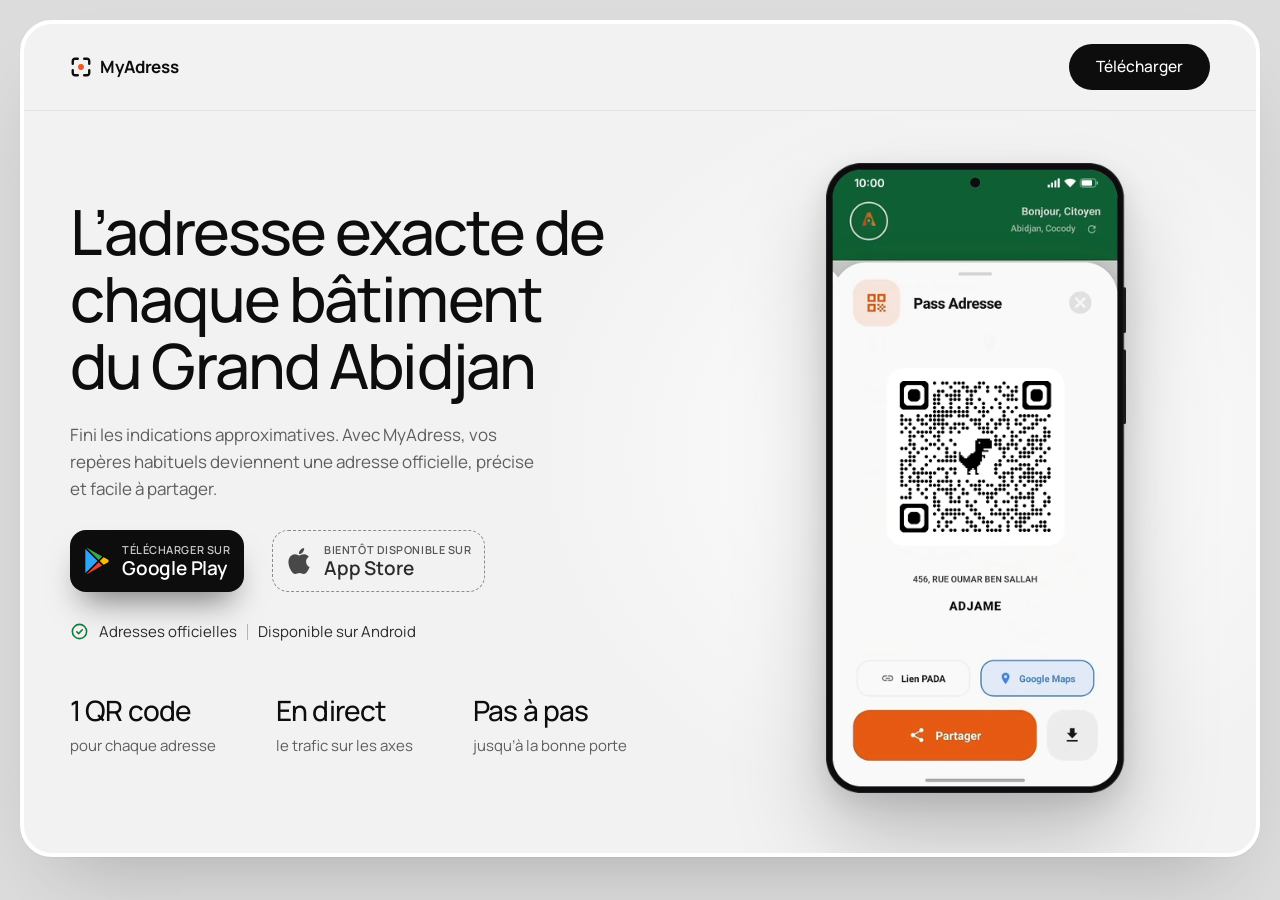
<file: index.html>
<!doctype html>
<html lang="fr">
<head>
  <meta charset="utf-8">
  <meta name="viewport" content="width=device-width, initial-scale=1">
  <title>MyAdress — L’adresse exacte de chaque bâtiment du Grand Abidjan</title>
  <meta name="description" content="Avec MyAdress, vos repères habituels deviennent une adresse officielle, précise et facile à partager. Téléchargez l’application Android.">
  <meta name="theme-color" content="#f2f2f2">

  <meta property="og:type" content="website">
  <meta property="og:title" content="MyAdress — L’adresse exacte de chaque bâtiment du Grand Abidjan">
  <meta property="og:description" content="Vos repères habituels deviennent une adresse officielle, précise et facile à partager.">
  <meta property="og:locale" content="fr_FR">

  <link rel="icon" href="assets/img/logo.svg" type="image/svg+xml">

  <link rel="preconnect" href="https://fonts.googleapis.com">
  <link rel="preconnect" href="https://fonts.gstatic.com" crossorigin>
  <link href="https://fonts.googleapis.com/css2?family=Manrope:wght@400;500;600;700&display=swap" rel="stylesheet">
  <link rel="stylesheet" href="assets/css/style.css">
  <link rel="preload" as="image" href="assets/img/phone-pass.webp" type="image/webp">

  <script>document.documentElement.classList.add('js');</script>
  <script src="assets/js/main.js" defer></script>
</head>
<body>
<div class="page">

  <!-- ============ EN-TÊTE ============ -->
  <header class="header">
    <div class="container header__inner">
      <a class="brand" href="#" aria-label="MyAdress, accueil">
        <svg viewBox="0 0 24 24" fill="none" aria-hidden="true">
          <path d="M3 8.5V5.5A2.5 2.5 0 0 1 5.5 3h3M15.5 3h3A2.5 2.5 0 0 1 21 5.5v3M21 15.5v3a2.5 2.5 0 0 1-2.5 2.5h-3M8.5 21h-3A2.5 2.5 0 0 1 3 18.5v-3" stroke="currentColor" stroke-width="2.6" stroke-linecap="round"/>
          <circle cx="12" cy="12" r="3.2" fill="#E8591C"/>
        </svg>
        MyAdress
      </a>

      <a class="btn btn--dark btn--sm js-apk" href="https://github.com/balletyanick/site_adresse/releases/download/v1.1.0/My_adresse_v1.1.0.apk" download data-ios-label="Android uniquement">
        <span class="js-apk-label">Télécharger</span>
      </a>
    </div>
  </header>

  <main>

    <!-- ============ HERO ============ -->
    <section class="hero">
      <div class="container hero__grid">
        <div class="hero__text">
          <h1><span class="h1-part">L’adresse exacte de chaque</span> <span class="h1-part">bâtiment du Grand&nbsp;Abidjan</span></h1>
          <p class="lead">Fini les indications approximatives. Avec MyAdress, vos repères habituels deviennent une adresse officielle, précise et facile à partager.</p>

          <div class="hero__actions">
            <!-- Google Play : en attendant la mise en ligne sur le Play Store, ce bouton télécharge l'APK publié sur GitHub (v1.1.0) -->
            <a class="store store--play js-apk" href="https://github.com/balletyanick/site_adresse/releases/download/v1.1.0/My_adresse_v1.1.0.apk" download aria-label="Télécharger MyAdress pour Android">
              <svg class="store__logo" viewBox="0 0 24 24" aria-hidden="true">
                <path fill="#2FA5F8" d="M1.337.924a1.486 1.486 0 0 0-.112.568v21.017c0 .217.045.419.124.6l11.155-11.087L1.337.924z"/>
                <path fill="#34A853" d="M13.544 10.989l3.258-3.238L3.45.195a1.466 1.466 0 0 0-.946-.179l11.04 10.973z"/>
                <path fill="#FBBC04" d="M22.018 13.298l-3.919 2.218-3.515-3.493 3.543-3.521 3.891 2.202a1.49 1.49 0 0 1 0 2.594z"/>
                <path fill="#EA4335" d="M13.544 13.056l-11 10.933c.298.036.612-.016.906-.183l13.324-7.54-3.23-3.21z"/>
              </svg>
              <span class="store__text"><small>Télécharger sur</small><strong>Google Play</strong></span>
            </a>

            <!-- App Store : pas encore disponible -->
            <span class="store store--soon" role="img" aria-label="App Store : bientôt disponible">
              <svg class="store__logo" viewBox="0 0 24 24" fill="currentColor" aria-hidden="true"><path d="M12.152 6.896c-.948 0-2.415-1.078-3.96-1.04-2.04.027-3.91 1.183-4.961 3.014-2.117 3.675-.546 9.103 1.519 12.09 1.013 1.454 2.208 3.09 3.792 3.039 1.52-.065 2.09-.987 3.935-.987 1.831 0 2.35.987 3.96.948 1.637-.026 2.676-1.48 3.676-2.948 1.156-1.688 1.636-3.325 1.662-3.415-.039-.013-3.182-1.221-3.22-4.857-.026-3.04 2.48-4.494 2.597-4.559-1.429-2.09-3.623-2.324-4.39-2.376-2-.156-3.675 1.09-4.61 1.09zM15.53 3.83c.843-1.012 1.4-2.427 1.245-3.83-1.207.052-2.662.805-3.532 1.818-.78.896-1.454 2.338-1.273 3.714 1.338.104 2.715-.688 3.559-1.701"/></svg>
              <span class="store__text"><small>Bientôt <span class="hide-sm">disponible </span>sur</small><strong>App Store</strong></span>
            </span>
          </div>

          <p class="hero__badge">
            <svg viewBox="0 0 24 24" fill="none" stroke="currentColor" stroke-width="2" stroke-linecap="round" stroke-linejoin="round" aria-hidden="true"><circle cx="12" cy="12" r="9"/><path d="m8.5 12.3 2.4 2.4 4.6-4.9"/></svg>
            <span>Adresses officielles</span>
            <span class="sep" aria-hidden="true"></span>
            <span><span class="hide-sm">Disponible sur </span>Android</span>
          </p>

          <ul class="hero__stats">
            <li><strong>1 QR code</strong><span>pour chaque adresse</span></li>
            <li><strong>En direct</strong><span>le trafic sur les axes</span></li>
            <li><strong>Pas à pas</strong><span>jusqu’à la bonne porte</span></li>
          </ul>
        </div>

        <div class="hero__visual">
          <!-- Cliquer sur le téléphone télécharge aussi l'application -->
          <a class="hero__phone js-apk" href="https://github.com/balletyanick/site_adresse/releases/download/v1.1.0/My_adresse_v1.1.0.apk" download aria-label="Télécharger l’application MyAdress pour Android">
            <img src="assets/img/phone-pass.webp" width="724" height="1520" fetchpriority="high"
                 alt="Écran « Pass Adresse » de MyAdress : le QR code d’une adresse à Adjamé, avec un bouton Partager">
          </a>
        </div>
      </div>
    </section>



  </main>

</div>
</body>
</html>
</file>
<file: assets/css/style.css>
/* =========================================================
   MyAdress — page de téléchargement
   ========================================================= */

:root {
  --bg: #dcdcdc;            /* fond autour de la page */
  --surface: #f2f2f2;       /* fond de la page */
  --card: #ffffff;
  --ink: #0d0d0d;           /* noir des titres et boutons */
  --ink-2: #2b2b2b;
  --muted: #5e5e5e;         /* texte secondaire */
  --line: #e1e1e1;
  --line-strong: #8c8c8c;

  --orange: #e8591c;        /* couleurs de l'app */
  --green: #137a43;

  --radius-xl: 32px;
  --radius-lg: 26px;
  --container: 1140px;
  --font: "Manrope", system-ui, -apple-system, "Segoe UI", Roboto, sans-serif;
}

/* ---------- Base ---------- */
*, *::before, *::after { box-sizing: border-box; }

html { scroll-behavior: smooth; -webkit-text-size-adjust: 100%; }

body {
  margin: 0;
  background: var(--bg);
  color: var(--ink);
  font-family: var(--font);
  font-size: 16px;
  line-height: 1.55;
  -webkit-font-smoothing: antialiased;
  -moz-osx-font-smoothing: grayscale;
}

img, svg { display: block; max-width: 100%; }
a { color: inherit; text-decoration: none; }
h1, h2, h3, p { margin: 0; }
ul, ol { margin: 0; padding: 0; list-style: none; }

:focus-visible { outline: 2px solid var(--orange); outline-offset: 3px; border-radius: 6px; }

.container { width: min(var(--container), 100% - 48px); margin-inline: auto; }

/* La page est une grande carte arrondie posée sur un fond gris */
.page {
  margin: 20px; /* même marge sur les 4 côtés */
  background: var(--surface);
  border: 4px solid #fff;
  border-radius: var(--radius-xl);
  overflow: clip;
  box-shadow: 0 1px 2px rgba(0, 0, 0, .04), 0 40px 80px -40px rgba(0, 0, 0, .25);
}

/* ---------- Boutons ---------- */
.btn {
  display: inline-flex;
  align-items: center;
  justify-content: center;
  gap: 10px;
  border-radius: 999px;
  font-weight: 500;
  font-size: 16px;
  line-height: 1;
  white-space: nowrap;
  border: 1px solid transparent;
  transition: background-color .2s ease, border-color .2s ease, transform .2s ease, box-shadow .2s ease;
}
.btn svg { width: 18px; height: 18px; flex: none; }
.btn:active { transform: translateY(1px); }

.btn--sm { height: 46px; padding: 0 26px; font-size: 15.5px; }
.btn--lg { height: 58px; padding: 0 30px; }

.btn--dark { background: var(--ink); color: #fff; }
.btn--dark:hover { background: #2a2a2a; }

.btn--shadow { box-shadow: 0 20px 32px -12px rgba(0, 0, 0, .5); }
.btn--shadow:hover { box-shadow: 0 24px 36px -12px rgba(0, 0, 0, .55); }

.btn--outline { border-color: var(--line-strong); color: var(--ink-2); }
.btn--outline:hover { border-color: var(--ink); color: var(--ink); }

/* Sur iPhone : bouton grisé « Android uniquement » (ajouté par main.js) */
.btn.is-disabled,
.btn.is-disabled:hover { background: #dedede; color: #555; box-shadow: none; cursor: default; transform: none; }
.btn.is-disabled svg { display: none; }

/* ---------- Boutons des stores (Google Play / App Store) ---------- */
.store {
  display: inline-flex;
  align-items: center;
  gap: 12px;
  padding: 13px; /* même espace en haut, en bas, à gauche et à droite */
  border-radius: 16px;
  border: 1.5px solid transparent;
  white-space: nowrap;
  transition: background-color .2s ease, transform .2s ease, box-shadow .2s ease;
}
.store__logo { width: 26px; height: 26px; flex: none; }
.store__text { display: flex; flex-direction: column; gap: 4px; line-height: 1; text-align: left; }
.store__text small { font-size: 11px; font-weight: 600; letter-spacing: .05em; text-transform: uppercase; opacity: .78; }
.store__text strong { font-size: 19px; font-weight: 600; letter-spacing: -.01em; }

.store--play {
  background: var(--ink);
  color: #fff;
  box-shadow: 0 20px 32px -12px rgba(0, 0, 0, .5);
}
.store--play:hover { background: #2a2a2a; box-shadow: 0 24px 36px -12px rgba(0, 0, 0, .55); }
.store--play:active { transform: translateY(1px); }

/* App Store pas encore disponible : bouton en pointillés, non cliquable */
.store--soon {
  border-style: dashed;
  border-color: var(--line-strong);
  color: var(--ink-2);
  cursor: default;
}
.store--soon .store__logo { opacity: .85; }

/* Sur iPhone, l'APK ne sert à rien : bouton Google Play grisé (ajouté par main.js) */
.store.is-disabled,
.store.is-disabled:hover { opacity: .4; box-shadow: none; cursor: default; transform: none; }

/* ---------- En-tête ---------- */
.header { border-bottom: 1px solid var(--line); }

.header__inner {
  display: flex;
  align-items: center;
  justify-content: space-between; /* logo à gauche, bouton Télécharger à droite */
  gap: 32px;
  height: 86px;
}

.brand {
  display: inline-flex;
  align-items: center;
  gap: 8px;
  font-weight: 700;
  font-size: 17px;
  letter-spacing: -.02em;
}
.brand svg { width: 22px; height: 22px; }

/* ---------- Hero ---------- */
.hero {
  background:
    radial-gradient(48% 70% at 76% 46%, #ffffff 0%, rgba(255, 255, 255, 0) 72%);
}

.hero__grid {
  display: grid;
  grid-template-columns: minmax(0, 1.15fr) minmax(0, .85fr);
  align-items: center;
  gap: 40px;
  padding: 52px 0 60px;
}

.hero h1 {
  font-size: clamp(2.25rem, 1.1rem + 3.9vw, 3.9rem);
  font-weight: 500;
  line-height: 1.07;
  letter-spacing: -.03em;
  max-width: 15ch;
  text-wrap: balance;
}

.lead {
  margin-top: 22px;
  max-width: 47ch;
  font-size: 17px;
  line-height: 1.6;
  color: var(--muted);
  text-wrap: pretty;
}

.hero__text { --store-space: 28px; }

.hero__actions {
  display: flex;
  flex-wrap: wrap;
  gap: var(--store-space);
  margin-top: var(--store-space); /* même espace au-dessus, en dessous et entre les boutons */
}

.hero__badge {
  display: flex;
  align-items: center;
  gap: 10px;
  margin-top: var(--store-space);
  font-size: 15px;
  color: var(--ink-2);
}
.hero__badge svg { width: 19px; height: 19px; color: var(--green); flex: none; }
.hero__badge > span { white-space: nowrap; }
.sep { width: 1px; height: 16px; background: var(--line-strong); opacity: .6; }

.hero__stats {
  display: grid;
  grid-template-columns: repeat(3, auto);
  justify-content: start;
  gap: 60px;
  margin-top: 52px;
}
.hero__stats strong {
  display: block;
  font-size: 28px;
  font-weight: 500;
  line-height: 1.1;
  letter-spacing: -.03em;
  white-space: nowrap;
}
.hero__stats span {
  display: block;
  margin-top: 8px;
  font-size: 15px;
  color: var(--muted);
}

.hero__visual { display: flex; justify-content: center; }

/* Le téléphone est cliquable : il télécharge l'application */
.hero__phone {
  display: block;
  width: min(300px, 82%);
  border-radius: 44px;
  transition: transform .35s cubic-bezier(.2, .7, .2, 1);
}
.hero__phone:hover { transform: translateY(-6px); }
.hero__phone.is-disabled { cursor: default; transform: none; }
.hero__phone img {
  width: 100%;
  height: auto;
  filter: drop-shadow(0 46px 46px rgba(0, 0, 0, .2)) drop-shadow(0 10px 14px rgba(0, 0, 0, .12));
}

/* Apparition douce au chargement */
.hero__text > *,
.hero__visual img { animation: rise .9s cubic-bezier(.2, .7, .2, 1) both; }
.hero__text > :nth-child(2) { animation-delay: .06s; }
.hero__text > :nth-child(3) { animation-delay: .12s; }
.hero__text > :nth-child(4) { animation-delay: .18s; }
.hero__text > :nth-child(5) { animation-delay: .24s; }
.hero__visual img { animation-delay: .1s; animation-duration: 1.1s; }

@keyframes rise {
  from { opacity: 0; transform: translateY(22px); }
  to   { opacity: 1; transform: none; }
}

/* ---------- Sections ---------- */
.section { padding: 48px 0; }
.section--first { padding-top: 96px; }
.section--last { padding-bottom: 96px; }

.section__head { max-width: 640px; margin-bottom: 44px; }
.section__head h2 {
  margin-top: 14px;
  font-size: clamp(2rem, 1.25rem + 2.2vw, 3.05rem);
  font-weight: 500;
  line-height: 1.08;
  letter-spacing: -.032em;
  text-wrap: balance;
}
.line { display: block; }

.eyebrow {
  display: inline-flex;
  align-items: center;
  gap: 8px;
  font-size: 13px;
  font-weight: 600;
  letter-spacing: .08em;
  text-transform: uppercase;
  color: var(--muted);
}
.eyebrow::before {
  content: "";
  width: 6px;
  height: 6px;
  border-radius: 50%;
  background: var(--orange);
}

/* ---------- Fonctionnalités (grille) ---------- */
.bento {
  display: grid;
  grid-template-columns: repeat(3, minmax(0, 1fr));
  gap: 20px;
}

.card {
  --tint: rgba(0, 0, 0, .04);
  position: relative;
  display: flex;
  flex-direction: column;
  gap: 32px;
  padding: 34px 34px 0;
  background: var(--card);
  border: 1px solid var(--line);
  border-radius: var(--radius-lg);
  overflow: hidden;
  isolation: isolate;
}
/* halo de couleur derrière le téléphone */
.card::before {
  content: "";
  position: absolute;
  inset: auto -20% -30% -20%;
  height: 75%;
  background: radial-gradient(50% 50% at 50% 50%, var(--tint) 0%, transparent 70%);
  z-index: -1;
}

.card__num {
  font-size: 13px;
  font-weight: 600;
  letter-spacing: .04em;
  color: var(--muted);
}
.card h3 {
  margin-top: 14px;
  font-size: 26px;
  font-weight: 600;
  line-height: 1.15;
  letter-spacing: -.025em;
}
.card p {
  margin-top: 10px;
  font-size: 15.5px;
  line-height: 1.6;
  color: var(--muted);
}

.card__phone {
  width: min(232px, 74%);
  height: auto;
  margin: auto auto -64px;
  filter: drop-shadow(0 24px 30px rgba(0, 0, 0, .16));
  transition: transform .5s cubic-bezier(.2, .7, .2, 1);
}
.card:hover .card__phone { transform: translateY(-8px); }

.card--wide {
  grid-column: span 2;
  flex-direction: row;
  align-items: stretch;
  justify-content: space-between;
  padding: 44px 48px 0;
}
.card--wide .card__text { align-self: center; max-width: 34ch; padding-bottom: 44px; }
.card--wide h3 { font-size: 34px; }
.card--wide p { font-size: 17px; }
.card--wide .card__phone { width: 296px; flex: none; margin: 0 8px -64px 0; align-self: flex-end; }

.card--dark {
  background: var(--ink);
  border-color: var(--ink);
  color: #fff;
}
.card--dark::before { display: none; }
.card--dark .card__num { color: rgba(255, 255, 255, .45); }
.card--dark p { color: rgba(255, 255, 255, .66); }

.chips { display: flex; flex-wrap: wrap; gap: 8px; margin-top: 22px; }
.chip {
  padding: 8px 14px;
  border: 1px solid rgba(255, 255, 255, .18);
  border-radius: 999px;
  font-size: 13.5px;
  color: rgba(255, 255, 255, .88);
}

.route-art { width: 100%; height: auto; margin-top: auto; padding-bottom: 28px; color: #fff; }

/* ---------- Apparition au défilement ---------- */
.js .reveal {
  opacity: 0;
  transform: translateY(26px);
  transition: opacity .8s ease, transform .8s cubic-bezier(.2, .7, .2, 1);
}
.js .reveal.is-visible { opacity: 1; transform: none; }

/* ---------- Responsive ---------- */
@media (max-width: 1024px) {
  .bento { grid-template-columns: repeat(2, minmax(0, 1fr)); }
  .hero__stats { gap: 36px; }
}

@media (max-width: 860px) {
  .page { margin: 14px; border-width: 2px; border-radius: 24px; }
  .header__inner { height: 70px; }

  /* Une seule colonne, centrée : le téléphone d'abord, puis le texte */
  .hero { background: radial-gradient(80% 40% at 50% 22%, #ffffff 0%, rgba(255, 255, 255, 0) 72%); }
  .hero__grid { grid-template-columns: 1fr; gap: 40px; padding: 36px 0 52px; }
  .hero__visual { order: -1; }
  .hero__phone { width: min(250px, 60%); }
  .hero__text { text-align: center; }
  .hero h1, .lead { margin-inline: auto; }
  .hero__actions, .hero__badge { justify-content: center; }
  .hero__stats { justify-content: center; margin-top: 44px; }

  .section { padding: 36px 0; }
  .section--first { padding-top: 64px; }
  .section--last { padding-bottom: 56px; }
}

@media (max-width: 640px) {
  .container { width: calc(100% - 40px); }
  .hide-sm { display: none; }

  .hero__grid { gap: 32px; padding: 28px 0 44px; }
  .hero__phone { width: min(210px, 58%); }
  .hero h1 { font-size: clamp(.8rem, 3.4vw, 1rem); line-height: 1.2; letter-spacing: -.015em; max-width: none; }
  /* Le titre tient toujours sur exactement deux lignes */
  .h1-part { display: block; white-space: nowrap; }
  .lead { margin-top: 16px; font-size: 16px; }

  /* Boutons des stores plus compacts : ils tiennent côte à côte dès 360 px */
  .hero__text { --store-space: 22px; }
  .store { gap: 8px; padding: 10px; border-radius: 14px; }
  .store__logo { width: 20px; height: 20px; }
  .store__text { gap: 3px; }
  .store__text small { font-size: 8.5px; letter-spacing: .02em; }
  .store__text strong { font-size: 15px; }

  .hero__badge { font-size: 14px; }
  .hero__stats { grid-template-columns: repeat(3, minmax(0, 1fr)); gap: 12px; margin-top: 36px; }
  .hero__stats strong { font-size: 20px; }
  .hero__stats span { font-size: 13.5px; }

  .bento { grid-template-columns: 1fr; }
  .card--wide { grid-column: auto; flex-direction: column; padding: 34px 34px 0; }
  .card--wide .card__text { align-self: stretch; padding-bottom: 0; }
  .card--wide h3 { font-size: 26px; }
  .card--wide p { font-size: 15.5px; }
  .card--wide .card__phone { width: min(232px, 74%); margin: auto auto -64px; }
}

/* Téléphone : tout tient dans l'écran, sans défiler.
   On garde l'image, le titre et les boutons ; la description et les chiffres sont cachés. */
@media (max-width: 640px) {
  .lead, .hero__badge, .hero__stats { display: none; }
}
/* L'image prend la place qui reste. Sur un écran très bas (téléphone couché), la page défile normalement. */
@media (max-width: 640px) and (min-height: 540px) {
  .page {
    display: flex;
    flex-direction: column;
    height: calc(100vh - 28px);
    height: calc(100svh - 28px);
  }
  .header { flex: none; }
  .header__inner { height: 56px; }
  .header .btn--sm { height: 40px; padding: 0 20px; font-size: 14.5px; }
  main, .hero { flex: 1; min-height: 0; display: flex; flex-direction: column; }
  /* Symétrie :
     - même espace entre le téléphone et le titre qu'entre le titre et les boutons (--sym) ;
     - même espace sous l'en-tête qu'en bas de la page (--edge). */
  .hero { --sym: 18px; --edge: clamp(16px, 5vh, 40px); --edge: clamp(16px, 5svh, 40px); }
  /* -2px : compense l'espace vide au-dessus des lettres du titre, pour que l'écart visible soit identique */
  .hero__grid { flex: 1; min-height: 0; display: flex; flex-direction: column; gap: calc(var(--sym) - 2px); padding: var(--edge) 0; }
  .hero__text { --store-space: var(--sym); }
  .store { padding: 9px; }
  .hero__visual { flex: 1 1 0; min-height: 0; align-items: flex-end; }
  .hero__phone { width: auto; height: 100%; max-height: 640px; }
  .hero__phone img { width: auto; height: 100%; }
}

/* Mouvements réduits */
@media (prefers-reduced-motion: reduce) {
  html { scroll-behavior: auto; }
  .hero__text > *, .hero__visual img { animation: none; }
  .hero__phone { transition: none; }
  .js .reveal { opacity: 1; transform: none; transition: none; }
  .card__phone { transition: none; }
}
</file>
